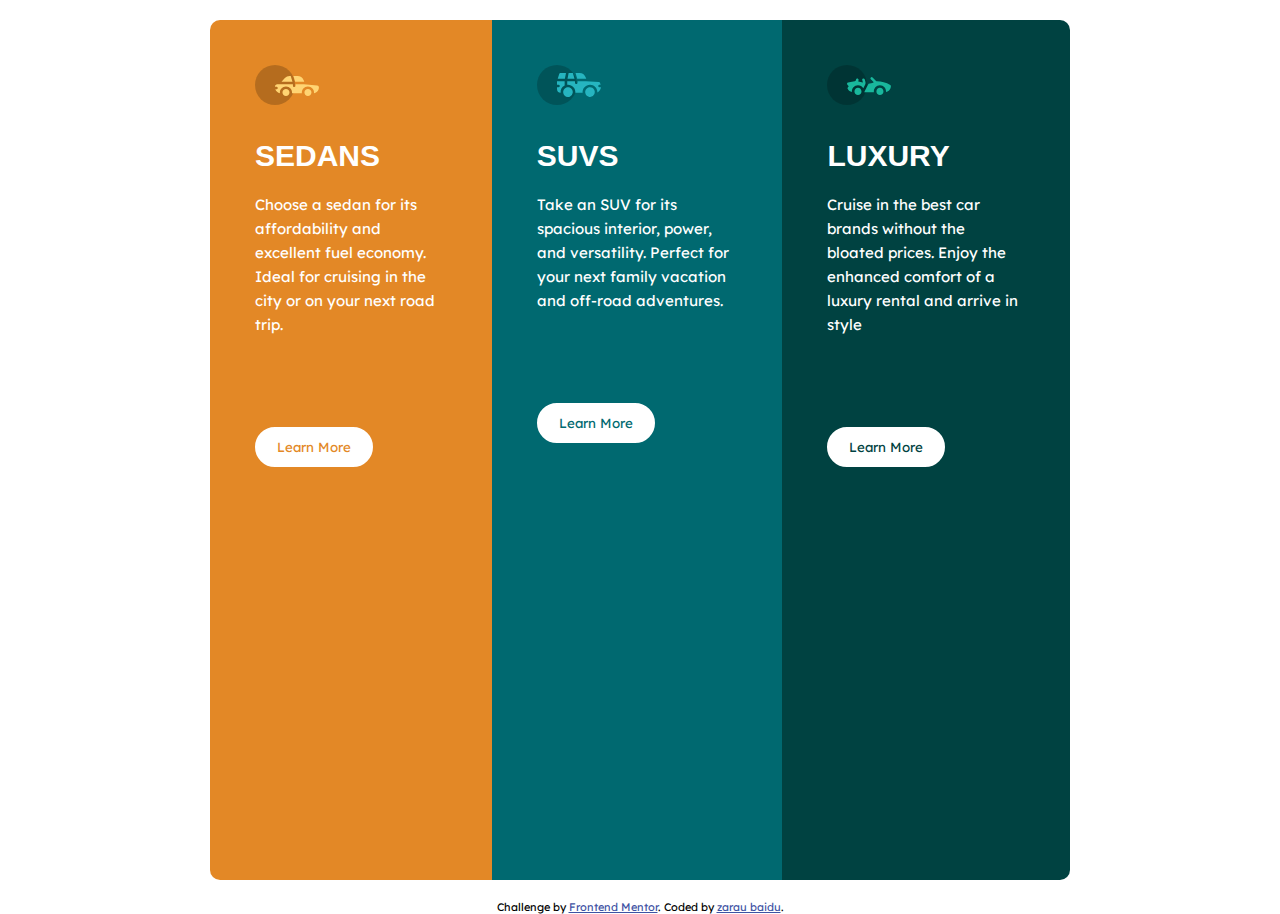
<file: index.html>
<!DOCTYPE html>
<html lang="en">
<head>
  <meta charset="UTF-8">
  <meta name="viewport" content="width=device-width, initial-scale=1.0"> <!-- displays site properly based on user's device -->
<link rel="preconnect" href="https://fonts.gstatic.com">
  <link rel="preconnect" href="https://fonts.gstatic.com">
  <link href="https://fonts.googleapis.com/css2?family=Big+Shoulders+Display:wght@700&family=Lexend+Deca&display=swap" rel="stylesheet">
  <link rel="icon" type="image/png" sizes="32x32" href="./images/favicon-32x32.png">
  
  <title>Frontend Mentor | 3-column preview card component</title>
<link rel="stylesheet" href="style.css">
 <link rel="preconnect" href="https://fonts.gstatic.com">
<link href="https://fonts.googleapis.com/css2?family=Big+Shoulders+Display:wght@700&family=Lexend+Deca&display=swap" rel="stylesheet">
  
</head>
<body>
  
  <div class="container">
  <div class="cards Bright-orange">
  <img src="images/icon-sedans.svg" alt="">
  <h3>Sedans</h3>
  <p>Choose a sedan for its affordability and excellent fuel economy. Ideal for cruising in the city 
  or on your next road trip.
</p>
<button class="btn">Learn More</button>
</div>
  <div class="cards Dark-cyan">
  <img src="images/icon-suvs.svg" alt="">
  <h3>SUVs</h3>
  <p>Take an SUV for its spacious interior, power, and versatility. Perfect for your next family vacation 
  and off-road adventures.</p>
  <button class="btn">Learn More</button>
</div>
  <div class="cards Very-dark-cyan">
  <img src="images/icon-luxury.svg" alt="">
  <h3>Luxury</h3>
<p>Cruise in the best car brands without the bloated prices. Enjoy the enhanced comfort of a luxury 
  rental and arrive in style</p>
  <button class="btn">Learn More</button>
  </div>
  </div>
  <div class="attribution">
    Challenge by <a href="https://www.frontendmentor.io?ref=challenge" target="_blank">Frontend Mentor</a>. 
    Coded by <a href="#">zarau baidu</a>.
  </div>
</body>
</html>
</file>
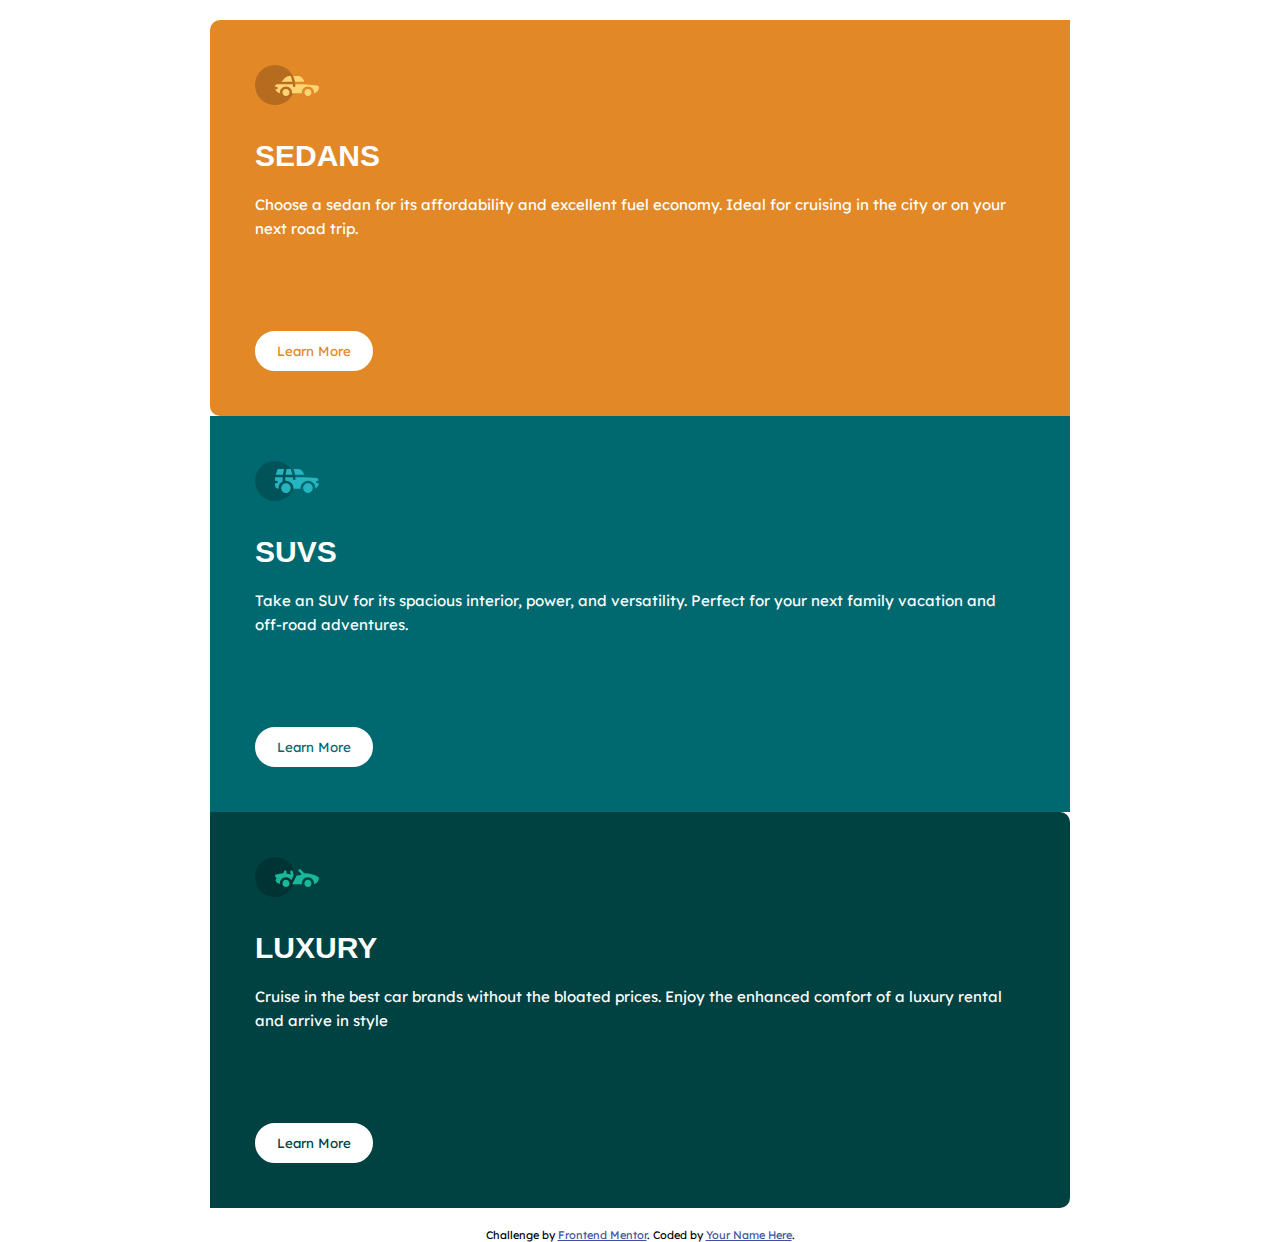
<file: 3-column-preview-card-component-main/index.html>
<!DOCTYPE html>
<html lang="en">
<head>
  <meta charset="UTF-8">
  <meta name="viewport" content="width=device-width, initial-scale=1.0"> <!-- displays site properly based on user's device -->
<link rel="preconnect" href="https://fonts.gstatic.com">
  <link rel="preconnect" href="https://fonts.gstatic.com">
  <link href="https://fonts.googleapis.com/css2?family=Big+Shoulders+Display:wght@700&family=Lexend+Deca&display=swap" rel="stylesheet">
  <link rel="icon" type="image/png" sizes="32x32" href="./images/favicon-32x32.png">
  
  <title>Frontend Mentor | 3-column preview card component</title>
<link rel="stylesheet" href="style.css">
 <link rel="preconnect" href="https://fonts.gstatic.com">
<link href="https://fonts.googleapis.com/css2?family=Big+Shoulders+Display:wght@700&family=Lexend+Deca&display=swap" rel="stylesheet">
  
</head>
<body>
  
  <div class="container">
  <div class="cards Bright-orange">
  <img src="/images/icon-sedans.svg" alt="">
  <h3>Sedans</h3>
  <p>Choose a sedan for its affordability and excellent fuel economy. Ideal for cruising in the city 
  or on your next road trip.
</p>
<button class="btn">Learn More</button>
</div>
  <div class="cards Dark-cyan">
  <img src="images/icon-suvs.svg" alt="">
  <h3>SUVs</h3>
  <p>Take an SUV for its spacious interior, power, and versatility. Perfect for your next family vacation 
  and off-road adventures.</p>
  <button class="btn">Learn More</button>
</div>
  <div class="cards Very-dark-cyan">
  <img src="images/icon-luxury.svg" alt="">
  <h3>Luxury</h3>
<p>Cruise in the best car brands without the bloated prices. Enjoy the enhanced comfort of a luxury 
  rental and arrive in style</p>
  <button class="btn">Learn More</button>
  </div>
  </div>
  <div class="attribution">
    Challenge by <a href="https://www.frontendmentor.io?ref=challenge" target="_blank">Frontend Mentor</a>. 
    Coded by <a href="#">Your Name Here</a>.
  </div>
</body>
</html>
</file>
<file: style.css>
* {
  margin: 0;
  padding: 0;
  box-sizing: border-box;
}
:root {
  --bright-orange: hsl(31, 77%, 52%);
  --dark-cyan: hsl(184, 100%, 22%);
  --very-dark-cyan: hsl(179, 100%, 13%);
}
body,
button {
  font-family: 'Lexend Deca', sans-serif;
}
h3 {
  font-family: 'Big Shoulder Display', sans-serif;
  text-transform: uppercase;
  font-size: 30px;
}
p {
  font-size: 15px;
  line-height: 1.6;
}
.btn {
  background-color: #fff;
  border: 2px solid #fff;
  border-radius: 30px;
  padding: 10px 20px;
  cursor: pointer;
  transition: all 0.4s ease-in-out;
}

.Bright-orange {
  background-color: var(--bright-orange);
  color: white;
  border-radius: 10px 10px 0  0;
}
.Bright-orange .btn {
  color: var(--bright-orange);
}
.Dark-cyan {
  background-color: var(--dark-cyan);
  color: white;
}
.Dark-cyan .btn {
  color: var(--dark-cyan);
}
.Very-dark-cyan {
  background-color: var(--very-dark-cyan);
  color: white;
  border-radius: 0 0 10px 10px;
}
.Very-dark-cyan .btn {
  color: var(--very-dark-cyan);
}
.btn:hover {
  background-color: transparent;
  color: #fff;
}
.container {
  padding: 20px;
}
.cards {
  padding: 30px;
}
.cards img {
  margin-bottom: 30px;
}
.cards h3 {
  margin-bottom: 20px;
}
.cards p {
  margin-bottom: 30px;
}

.attribution {
  font-size: 11px;
  text-align: center;
}
.attribution a {
  color: hsl(228, 45%, 44%);
}

@media (min-width: 992px) {
  .container {
    display: flex;
    flex-direction: row;
    align-items: stretch;
    justify-content: center;
    min-height: 100vh;
    max-width: 900px;
    margin: auto;
  }
  .Bright-orange {
     border-radius: 10px 0 0 10px; 
  }
  .Very-dark-cyan {
    border-radius: 0 10px 10px 0;
  }
  .cards p {
    margin-bottom: 90px;
  }
  .cards {
    padding: 45px;
  }
}
</file>
<file: 3-column-preview-card-component-main/style.css>
* {
  margin: 0;
  padding: 0;
  box-sizing: border-box;
}
:root {
  --bright-orange: hsl(31, 77%, 52%);
  --dark-cyan: hsl(184, 100%, 22%);
  --very-dark-cyan: hsl(179, 100%, 13%);
}
body,
button {
  font-family: 'Lexend Deca', sans-serif;
}
h3 {
  font-family: 'Big Shoulder Display', sans-serif;
  text-transform: uppercase;
  font-size: 30px;
}
p {
  font-size: 15px;
  line-height: 1.6;
}
.btn {
  background-color: #fff;
  border: 2px solid #fff;
  border-radius: 30px;
  padding: 10px 20px;
  cursor: pointer;
  transition: all 0.4s ease-in-out;
}

.Bright-orange {
  background-color: var(--bright-orange);
  color: white;
  border-radius: 10px 10px 0 0;
}
.Bright-orange .btn {
  color: var(--bright-orange);
}
.Dark-cyan {
  background-color: var(--dark-cyan);
  color: white;
}
.Dark-cyan .btn {
  color: var(--dark-cyan);
}
.Very-dark-cyan {
  background-color: var(--very-dark-cyan);
  color: white;
  border-radius: 0 0 10px 10px;
}
.Very-dark-cyan .btn {
  color: var(--very-dark-cyan);
}
.btn:hover {
  background-color: transparent;
  color: #fff;
}
.container {
  padding: 20px;
}
.cards {
  padding: 30px;
}
.cards img {
  margin-bottom: 30px;
}
.cards h3 {
  margin-bottom: 20px;
}
.cards p {
  margin-bottom: 30px;
}

.attribution {
  font-size: 11px;
  text-align: center;
}
.attribution a {
  color: hsl(228, 45%, 44%);
}

@media (min-width: 992px) {
  .container {
    display: flex;
    align-items: center;
    justify-content: center;
    min-height: 100vh;
    max-width: 900px;
    margin: auto;
  }
  .Bright-orange {
    border-radius: 10px 0 0 10px;
  }
  .Very-dark-cyan {
    border-radius: 0 10px 10px 0;
  }
  .cards p {
    margin-bottom: 90px;
  }
  .cards {
    padding: 45px;
  }
}
@media (min-width: 375px) {
  .container {
    display: flexbox;
    flex-direction: column;
    width: 100%;
  }
}
</file>
